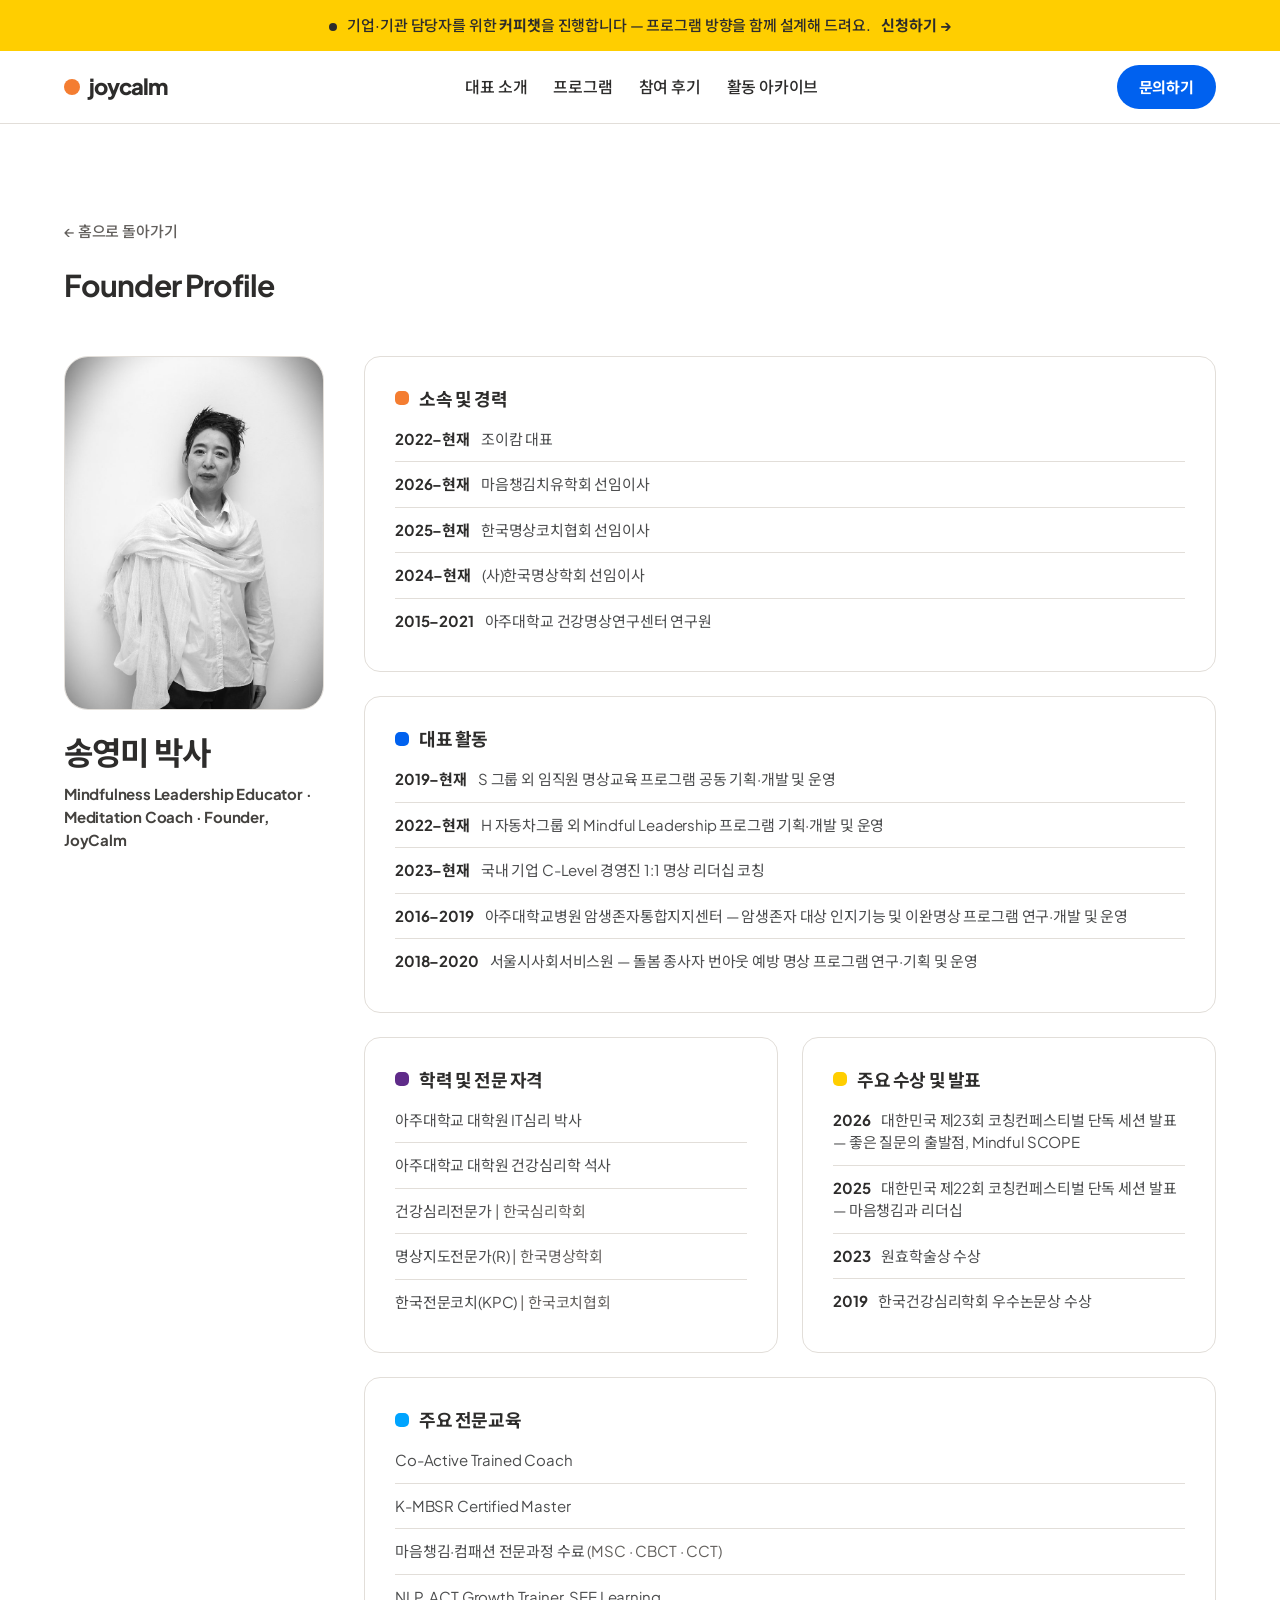
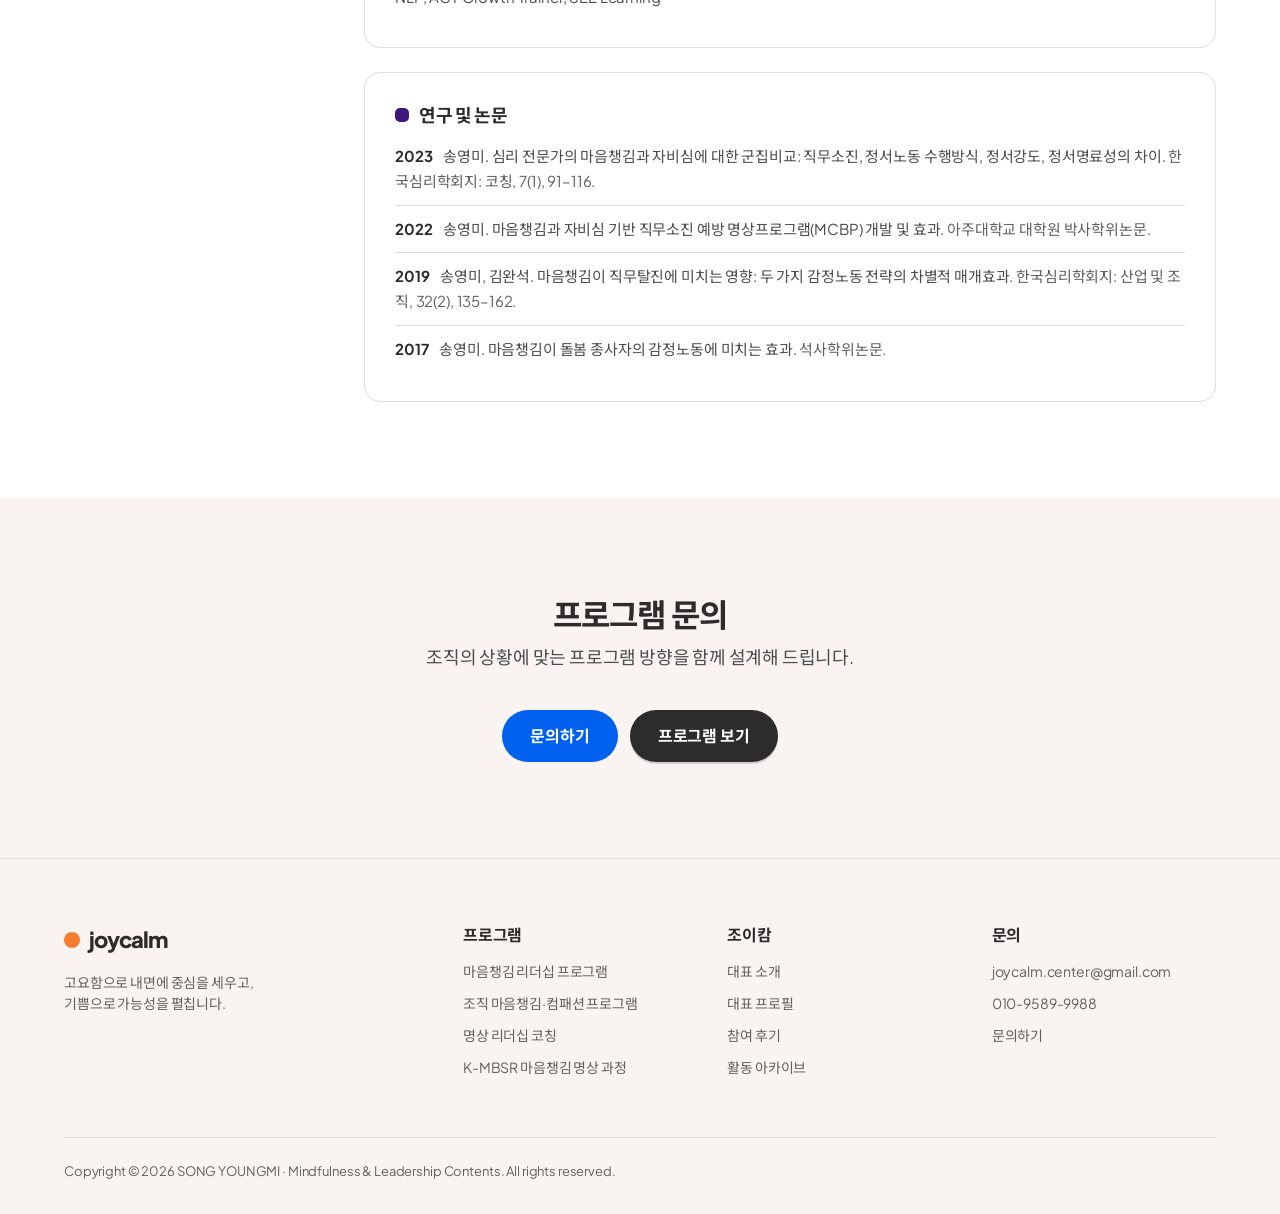
<file: founder.html>
<!DOCTYPE html>
<html lang="ko">
<head>
<meta charset="UTF-8">
<meta name="viewport" content="width=device-width, initial-scale=1">

<!-- Google Search Console 소유권 확인 -->
<meta name="google-site-verification" content="9_LbDUSKpkvYciTbDMXJX_cUo5LaOeSQUNhj6AnVvJA">
<title>송영미 박사 프로필 — 소속·경력·연구 | JoyCalm 조이캄</title>
<meta name="description" content="조이캄 대표 송영미 박사의 소속 및 경력, 대표 활동, 학력 및 전문 자격, 주요 수상 및 발표, 주요 전문교육, 연구 및 논문 전체 이력.">

<meta property="og:type" content="profile">
<meta property="og:site_name" content="JoyCalm 조이캄">
<meta property="og:locale" content="ko_KR">
<meta property="og:url" content="https://joycalm.kr/founder.html">
<meta property="og:title" content="송영미 박사 프로필 — 소속·경력·연구">
<meta property="og:description" content="마음챙김 리더십 교육자·명상코치 송영미 박사의 경력, 자격, 연구 및 논문 전체 이력.">
<meta property="og:image" content="https://joycalm.kr/assets/og-image.jpg">
<meta property="og:image:secure_url" content="https://joycalm.kr/assets/og-image.jpg">
<meta property="og:image:type" content="image/jpeg">
<meta property="og:image:width" content="1200">
<meta property="og:image:height" content="630">
<meta name="twitter:card" content="summary_large_image">
<meta name="twitter:title" content="송영미 박사 프로필 — 소속·경력·연구">
<meta name="twitter:description" content="마음챙김 리더십 교육자·명상코치 송영미 박사의 경력, 자격, 연구 및 논문 전체 이력.">
<meta name="twitter:image" content="https://joycalm.kr/assets/og-image.jpg">
<link rel="canonical" href="https://joycalm.kr/founder.html">
<link rel="preconnect" href="https://fonts.googleapis.com">
<link rel="preconnect" href="https://fonts.gstatic.com" crossorigin>
<link href="https://fonts.googleapis.com/css2?family=Plus+Jakarta+Sans:wght@400;500;700;800&family=Noto+Sans+KR:wght@400;500;700&display=swap" rel="stylesheet">
<link rel="stylesheet" href="styles.css">
<link rel="icon" type="image/png" sizes="48x48" href="/assets/icons/favicon-48.png">
<link rel="apple-touch-icon" sizes="180x180" href="/assets/icons/apple-touch-icon.png">
<link rel="manifest" href="/manifest.webmanifest">
<meta name="theme-color" content="#f9f4f2">
<meta name="apple-mobile-web-app-title" content="조이캄">

<!-- 구조화 데이터 (검색엔진이 인물 정보를 정확히 읽도록) -->
<script type="application/ld+json">
{
  "@context": "https://schema.org",
  "@graph": [
    {
      "@type": "Person",
      "@id": "https://joycalm.kr/founder.html#person",
      "name": "송영미",
      "alternateName": "송영미 박사",
      "honorificSuffix": "Ph.D.",
      "url": "https://joycalm.kr/founder.html",
      "image": "https://joycalm.kr/assets/founder.jpg",
      "description": "마음챙김과 컴패션을 기반으로 개인과 조직의 내면역량을 개발하는 마음챙김 리더십 교육자이자 명상코치. 기업 리더와 임직원, 의료·돌봄 종사자, 교사와 상담자를 대상으로 명상교육과 명상코칭, 마음챙김 리더십 프로그램을 기획하고 운영합니다.",
      "jobTitle": ["마음챙김 리더십 교육자", "명상코치", "조이캄 대표"],
      "worksFor": { "@id": "https://joycalm.kr/#organization" },
      "memberOf": {
        "@type": "Organization",
        "name": "(사)한국명상학회",
        "description": "선임이사 (2024–현재)"
      },
      "alumniOf": {
        "@type": "CollegeOrUniversity",
        "name": "아주대학교 대학원",
        "description": "IT심리 박사 · 건강심리학 석사"
      },
      "knowsAbout": [
        "마음챙김",
        "컴패션",
        "명상 리더십 코칭",
        "건강심리학",
        "감정노동과 직무소진",
        "번아웃 예방 명상 프로그램",
        "K-MBSR"
      ],
      "knowsLanguage": "ko",
      "hasCredential": [
        {
          "@type": "EducationalOccupationalCredential",
          "name": "IT심리 박사",
          "credentialCategory": "degree",
          "recognizedBy": { "@type": "CollegeOrUniversity", "name": "아주대학교 대학원" }
        },
        {
          "@type": "EducationalOccupationalCredential",
          "name": "건강심리전문가",
          "credentialCategory": "professional certification",
          "recognizedBy": { "@type": "Organization", "name": "한국심리학회" }
        },
        {
          "@type": "EducationalOccupationalCredential",
          "name": "명상지도전문가(R)",
          "credentialCategory": "professional certification",
          "recognizedBy": { "@type": "Organization", "name": "한국명상학회" }
        },
        {
          "@type": "EducationalOccupationalCredential",
          "name": "한국전문코치(KPC)",
          "credentialCategory": "professional certification",
          "recognizedBy": { "@type": "Organization", "name": "한국코치협회" }
        },
        {
          "@type": "EducationalOccupationalCredential",
          "name": "K-MBSR Certified Master",
          "credentialCategory": "professional certification"
        }
      ],
      "award": [
        "2023 원효학술상",
        "2019 한국건강심리학회 우수논문상"
      ]
    },
    {
      "@type": "ProfilePage",
      "@id": "https://joycalm.kr/founder.html#webpage",
      "url": "https://joycalm.kr/founder.html",
      "name": "송영미 박사 프로필 — 소속·경력·연구",
      "inLanguage": "ko-KR",
      "mainEntity": { "@id": "https://joycalm.kr/founder.html#person" },
      "isPartOf": { "@id": "https://joycalm.kr/#website" }
    }
  ]
}
</script>
</head>
<body>

<!-- ══════════ 상단 안내 배너 ══════════ -->
<div class="banner">
  <div class="banner-inner">
    <span class="banner-dot" aria-hidden="true"></span>
    기업·기관 담당자를 위한 <strong>커피챗</strong>을 진행합니다 — 프로그램 방향을 함께 설계해 드려요.
    <a href="index.html#contact">신청하기 →</a>
  </div>
</div>

<!-- ══════════ 내비게이션 ══════════ -->
<header class="nav-wrap" id="nav">
  <nav class="nav" aria-label="주 메뉴">
    <a class="brand" href="index.html" aria-label="JoyCalm 홈">
      <span class="brand-dot" aria-hidden="true"></span>
      <span class="brand-word">joycalm</span>
    </a>

    <ul class="nav-links">
      <li><a href="index.html#about">대표 소개</a></li>
      <li><a href="index.html#programs">프로그램</a></li>
      <li><a href="index.html#voices">참여 후기</a></li>
      <li><a href="index.html#archive">활동 아카이브</a></li>
    </ul>

    <div class="nav-right">
      <a class="btn btn-blue btn-sm" href="index.html#contact">문의하기</a>
      <button class="nav-toggle" id="navToggle" aria-label="메뉴 열기" aria-expanded="false" aria-controls="navDrawer">
        <span aria-hidden="true"></span><span aria-hidden="true"></span>
      </button>
    </div>
  </nav>

  <div class="nav-drawer" id="navDrawer" hidden>
    <a href="index.html#about">대표 소개</a>
    <a href="index.html#programs">프로그램</a>
    <a href="index.html#voices">참여 후기</a>
    <a href="index.html#archive">활동 아카이브</a>
    <a href="index.html#contact">문의하기</a>
  </div>
</header>

<main id="top">

<!-- ══════════ 프로필 헤더 ══════════ -->
<section class="band band-white" id="profile">
  <div class="wrap">
    <p class="crumb"><a href="index.html">← 홈으로 돌아가기</a></p>
    <p class="eyebrow profile-eyebrow">Founder Profile</p>

    <div class="profile-layout">
    <aside class="profile-side">
      <figure class="profile-photo">
        <img src="assets/founder.jpg" alt="조이캄 대표 송영미 박사 프로필 사진" width="732" height="1100">
      </figure>
      <div class="profile-intro">
        <h1 class="heading">송영미 박사</h1>
        <p class="founder-role">Mindfulness Leadership Educator&nbsp;· Meditation Coach&nbsp;· Founder, JoyCalm</p>
      </div>
    </aside>

    <div class="cred-grid">
      <article class="cred cred-wide">
        <h4><span class="cred-ico" data-c="orange" aria-hidden="true"></span>소속 및 경력</h4>
        <ul>
          <li><b>2022–현재</b> 조이캄 대표</li>
          <li><b>2026–현재</b> 마음챙김치유학회 선임이사</li>
          <li><b>2025–현재</b> 한국명상코치협회 선임이사</li>
          <li><b>2024–현재</b> (사)한국명상학회 선임이사</li>
          <li><b>2015–2021</b> 아주대학교 건강명상연구센터 연구원</li>
        </ul>
      </article>

      <article class="cred cred-wide">
        <h4><span class="cred-ico" data-c="blue" aria-hidden="true"></span>대표 활동</h4>
        <ul>
          <li><b>2019–현재</b> S 그룹 외 임직원 명상교육 프로그램 공동 기획·개발 및 운영</li>
          <li><b>2022–현재</b> H 자동차그룹 외 Mindful Leadership 프로그램 기획·개발 및 운영</li>
          <li><b>2023–현재</b> 국내 기업 C-Level 경영진 1:1 명상 리더십 코칭</li>
          <li><b>2016–2019</b> 아주대학교병원 암생존자통합지지센터 — 암생존자 대상 인지기능 및 이완명상 프로그램 연구·개발 및 운영</li>
          <li><b>2018–2020</b> 서울시사회서비스원 — 돌봄 종사자 번아웃 예방 명상 프로그램 연구·기획 및 운영</li>
        </ul>
      </article>

      <article class="cred">
        <h4><span class="cred-ico" data-c="violet" aria-hidden="true"></span>학력 및 전문 자격</h4>
        <ul>
          <li>아주대학교 대학원 IT심리 박사</li>
          <li>아주대학교 대학원 건강심리학 석사</li>
          <li>건강심리전문가 <span class="muted">| 한국심리학회</span></li>
          <li>명상지도전문가(R) <span class="muted">| 한국명상학회</span></li>
          <li>한국전문코치(KPC) <span class="muted">| 한국코치협회</span></li>
        </ul>
      </article>

      <article class="cred">
        <h4><span class="cred-ico" data-c="yellow" aria-hidden="true"></span>주요 수상 및 발표</h4>
        <ul>
          <li><b>2026</b> 대한민국 제23회 코칭컨페스티벌 단독 세션 발표 — 좋은 질문의 출발점, Mindful SCOPE</li>
          <li><b>2025</b> 대한민국 제22회 코칭컨페스티벌 단독 세션 발표 — 마음챙김과 리더십</li>
          <li><b>2023</b> 원효학술상 수상</li>
          <li><b>2019</b> 한국건강심리학회 우수논문상 수상</li>
        </ul>
      </article>

      <article class="cred cred-wide">
        <h4><span class="cred-ico" data-c="celeste" aria-hidden="true"></span>주요 전문교육</h4>
        <ul>
          <li>Co-Active Trained Coach</li>
          <li>K-MBSR Certified Master</li>
          <li>마음챙김·컴패션 전문과정 수료 <span class="muted">(MSC · CBCT · CCT)</span></li>
          <li>NLP, ACT Growth Trainer, SEE Learning</li>
        </ul>
      </article>

      <article class="cred cred-full">
        <h4><span class="cred-ico" data-c="indigo" aria-hidden="true"></span>연구 및 논문</h4>
        <ul class="cred-refs">
          <li><b>2023</b> 송영미. 심리 전문가의 마음챙김과 자비심에 대한 군집비교: 직무소진, 정서노동 수행방식, 정서강도, 정서명료성의 차이. <span class="muted">한국심리학회지: 코칭, 7(1), 91–116.</span></li>
          <li><b>2022</b> 송영미. 마음챙김과 자비심 기반 직무소진 예방 명상프로그램(MCBP) 개발 및 효과. <span class="muted">아주대학교 대학원 박사학위논문.</span></li>
          <li><b>2019</b> 송영미, 김완석. 마음챙김이 직무탈진에 미치는 영향: 두 가지 감정노동 전략의 차별적 매개효과. <span class="muted">한국심리학회지: 산업 및 조직, 32(2), 135–162.</span></li>
          <li><b>2017</b> 송영미. 마음챙김이 돌봄 종사자의 감정노동에 미치는 효과. <span class="muted">석사학위논문.</span></li>
        </ul>
      </article>
    </div>
    </div>
  </div>
</section>

<!-- ══════════ 문의 유도 ══════════ -->
<section class="band">
  <div class="wrap profile-cta">
    <h3 class="heading">프로그램 문의</h3>
    <p class="section-lead">조직의 상황에 맞는 프로그램 방향을 함께 설계해 드립니다.</p>
    <div class="hero-actions">
      <a class="btn btn-blue" href="index.html#contact">문의하기</a>
      <a class="btn btn-dark" href="index.html#programs">프로그램 보기</a>
    </div>
  </div>
</section>

</main>

<footer class="footer">
  <div class="wrap">
    <div class="footer-grid">
      <div class="footer-brand">
        <a class="brand" href="index.html">
          <span class="brand-dot" aria-hidden="true"></span>
          <span class="brand-word">joycalm</span>
        </a>
        <p>고요함으로 내면에 중심을 세우고,<br>기쁨으로 가능성을 펼칩니다.</p>
      </div>

      <div class="footer-col">
        <h5>프로그램</h5>
        <a href="index.html#programs">마음챙김 리더십 프로그램</a>
        <a href="index.html#programs">조직 마음챙김·컴패션 프로그램</a>
        <a href="index.html#programs">명상 리더십 코칭</a>
        <a href="https://mbsr2609.vercel.app/" target="_blank" rel="noopener noreferrer">K-MBSR 마음챙김 명상 과정</a>
      </div>

      <div class="footer-col">
        <h5>조이캄</h5>
        <a href="index.html#about">대표 소개</a>
        <a href="founder.html">대표 프로필</a>
        <a href="index.html#voices">참여 후기</a>
        <a href="index.html#archive">활동 아카이브</a>
      </div>

      <div class="footer-col">
        <h5>문의</h5>
        <a href="mailto:joycalm.center@gmail.com">joycalm.center@gmail.com</a>
        <a href="tel:01095899988">010-9589-9988</a>
        <a href="index.html#contact">문의하기</a>
      </div>
    </div>

    <div class="footer-base">
      <p>Copyright © 2026 SONG YOUNGMI · Mindfulness &amp; Leadership Contents. All rights reserved.</p>
    </div>
  </div>
</footer>

<script src="script.js"></script>
</body>
</html>
</file>
<file: styles.css>
/* ═══════════════════════════════════════════
   JoyCalm — Headspace style system
   ═══════════════════════════════════════════ */

:root{
  /* Colors */
  --page-cream:#f9f4f2;
  --pure-white:#ffffff;
  --charcoal-ink:#2d2c2b;
  --graphite:#44423f;
  --slate:#4b4c4d;
  --stone:#63605d;
  --driftwood:#c6c1b9;
  --linen:#e2ded9;
  --ash:#d0d0d0;
  --soft-black:#000000;
  --brand-orange:#f47d31;
  --mindful-blue:#0061ef;
  --sunbeam-yellow:#ffce00;
  --deep-indigo:#3b197f;
  --twilight-violet:#281466;
  --plum:#5f2b89;
  --mauve:#8144a8;
  --celeste:#00a4ff;
  --blush:#ffa1cc;

  /* Type */
  --font: 'Plus Jakarta Sans','Noto Sans KR', ui-sans-serif, system-ui, -apple-system, "Segoe UI", Roboto, sans-serif;

  /* Radii */
  --r-sm:8px;
  --r-md:12px;
  --r-card:16px;
  --r-feature:24px;
  --r-feature-lg:32px;
  --r-pill:800px;

  --shadow-subtle: rgba(65,61,69,.2) 0 2px 0 0;
  --max:1200px;
}

*,*::before,*::after{ box-sizing:border-box; }

html{ scroll-behavior:smooth; scroll-padding-top:96px; }

body{
  margin:0;
  background:var(--page-cream);
  color:var(--charcoal-ink);
  font-family:var(--font);
  font-size:16px;
  line-height:1.5;
  letter-spacing:-.16px;
  -webkit-font-smoothing:antialiased;
}

img{ max-width:100%; display:block; }
a{ color:inherit; }
button{ font:inherit; color:inherit; }

/* .btn 등의 display 선언이 브라우저 기본 [hidden] 규칙을 덮어쓰기 때문에
   hidden 속성이 항상 먹히도록 못박아 둔다 */
[hidden]{ display:none !important; }

.wrap{ width:100%; max-width:var(--max); margin-inline:auto; padding-inline:24px; }

/* ─────────── 타이포 ─────────── */
.display{
  font-size:clamp(36px,6.2vw,72px);
  line-height:1.1;
  letter-spacing:-.03em;
  font-weight:800;
  margin:0 0 28px;
}
.heading-lg{
  font-size:clamp(30px,4vw,40px);
  line-height:1.29;
  letter-spacing:-.025em;
  font-weight:700;
  margin:0 0 16px;
}
.heading{
  font-size:clamp(24px,3vw,32px);
  line-height:1.3;
  letter-spacing:-.025em;
  font-weight:700;
  margin:0 0 8px;
}
.heading-sm{
  font-size:24px; line-height:1.33; letter-spacing:-.6px; font-weight:700; margin:0 0 6px;
}
.center{ text-align:center; }
.muted{ color:var(--stone); font-weight:400; }
.hl{ color:var(--brand-orange); }

.eyebrow{
  display:inline-flex; align-items:center; gap:8px;
  font-size:14px; font-weight:700; letter-spacing:-.14px;
  color:var(--graphite);
  text-transform:none;
  margin:0 0 16px;
}
.eyebrow.center{ display:flex; justify-content:center; }
.eyebrow-dot{
  width:9px; height:9px; border-radius:var(--r-pill); background:var(--brand-orange);
}
.section-lead{
  font-size:18px; color:var(--slate); max-width:62ch; margin:0 0 40px; letter-spacing:-.2px;
}
.section-lead.center{ margin-inline:auto; text-align:center; }

/* ─────────── 버튼 ─────────── */
.btn{
  display:inline-flex; align-items:center; justify-content:center; gap:8px;
  border-radius:var(--r-pill);
  font-weight:700; font-size:16px; letter-spacing:-.16px;
  padding:14px 28px;
  text-decoration:none; border:0; cursor:pointer;
  transition:transform .15s ease, background .15s ease, box-shadow .15s ease;
}
.btn-sm{ padding:11px 22px; font-size:15px; }
.btn-full{ width:100%; }

.btn-blue{ background:var(--mindful-blue); color:#fff; }
.btn-blue:hover{ background:#0053cc; transform:translateY(-1px); }

.btn-dark{
  background:var(--charcoal-ink); color:#fff;
  box-shadow:var(--shadow-subtle);
}
.btn-dark:hover{ background:#1c1b1a; transform:translateY(-1px); }

/* 개강 안내용 — Sunbeam Yellow 를 공지 포인트로 */
.btn-candle{
  background:var(--sunbeam-yellow); color:var(--charcoal-ink);
  box-shadow:var(--shadow-subtle);
}
.btn-candle:hover{ background:#f7c800; transform:translateY(-1px); }
.btn-candle svg{ flex:none; opacity:.72; }

.btn:active{ transform:translateY(1px); }

/* ─────────── 배너 ─────────── */
.banner{
  background:var(--sunbeam-yellow);
  color:var(--charcoal-ink);
  font-size:15px; font-weight:500; letter-spacing:-.15px;
}
.banner-inner{
  max-width:var(--max); margin-inline:auto;
  padding:14px 24px;
  text-align:center;
}
.banner strong{ font-weight:700; }
.banner-dot{
  display:inline-block; vertical-align:middle;
  width:8px; height:8px; border-radius:var(--r-pill);
  background:var(--charcoal-ink); margin-right:8px;
}
.banner a{ font-weight:700; text-decoration:none; white-space:nowrap; margin-left:8px; }
.banner a:hover{ text-decoration:underline; }

/* ─────────── 내비 ─────────── */
.nav-wrap{
  position:sticky; top:0; z-index:60;
  background:var(--pure-white);
  border-bottom:1px solid var(--linen);
}
.nav{
  max-width:var(--max); margin-inline:auto;
  padding:14px 24px;
  display:flex; align-items:center; gap:24px;
}
.brand{ display:inline-flex; align-items:center; gap:9px; text-decoration:none; flex:none; }
.brand-dot{ width:16px; height:16px; border-radius:var(--r-pill); background:var(--brand-orange); }
.brand-word{
  font-size:22px; font-weight:800; letter-spacing:-.045em; color:var(--charcoal-ink);
}

.nav-links{
  list-style:none; display:flex; gap:26px; margin:0 auto; padding:0;
}
.nav-links a{
  text-decoration:none; font-size:16px; font-weight:500; color:var(--charcoal-ink);
  letter-spacing:-.2px; padding:6px 0; border-bottom:2px solid transparent;
}
.nav-links a:hover{ border-bottom-color:var(--charcoal-ink); }

.nav-right{ display:flex; align-items:center; gap:16px; flex:none; }
.nav-toggle{
  display:none; width:42px; height:42px; border:1px solid var(--linen); background:#fff;
  border-radius:var(--r-pill); cursor:pointer; padding:0;
  flex-direction:column; align-items:center; justify-content:center; gap:5px;
}
.nav-toggle span{ display:block; width:16px; height:2px; background:var(--charcoal-ink); border-radius:2px; }

.nav-drawer{ display:none; }
.nav-drawer[hidden]{ display:none; }

/* ─────────── 히어로 ─────────── */
.hero{ padding:80px 0 0; }
.hero .wrap + .wrap{ margin-top:56px; }
.hero-proof{ margin-bottom:32px; }
.proof-list{
  list-style:none; margin:0; padding:0; max-width:900px;
  display:grid; grid-template-columns:repeat(3,minmax(0,1fr)); gap:20px 32px;
}
.proof-list li{
  display:flex; flex-direction:column; gap:6px;
  padding-left:16px; border-left:2px solid var(--linen);
}
.proof-num{ font-size:22px; font-weight:700; letter-spacing:-.5px; }
.proof-label{ font-size:15px; line-height:1.45; color:var(--stone); letter-spacing:-.15px; }
.proof-claim{
  max-width:64ch; margin:24px 0 0;
  font-size:17px; line-height:1.6; color:var(--graphite); letter-spacing:-.2px;
}
.proof-claim strong{ font-weight:700; color:var(--charcoal-ink); }

.hero-lead{ max-width:64ch; }
.hero-lead p{ font-size:18px; color:var(--slate); margin:0 0 12px; letter-spacing:-.2px; }
.hero-actions{ display:flex; gap:12px; flex-wrap:wrap; margin-top:32px; }

.hero-figure{
  margin:0; position:relative;
  border-radius:var(--r-feature-lg); overflow:visible;
}
.hero-figure img{
  width:100%; height:auto; border-radius:var(--r-feature-lg);
  aspect-ratio:16/9; object-fit:cover; object-position:center 45%;
}
.toast{
  position:absolute; left:24px; bottom:-28px;
  max-width:400px;
  background:var(--pure-white); border-radius:var(--r-card);
  padding:16px 20px;
  display:flex; gap:12px; align-items:flex-start;
  box-shadow:0 8px 24px rgba(45,44,43,.10);
  text-align:left;
}
.toast-avatar{
  width:26px; height:26px; border-radius:var(--r-pill);
  background:var(--plum); flex:none; margin-top:2px;
}
.toast-body{ font-size:15px; color:var(--graphite); letter-spacing:-.15px; }
.toast-body b{ display:block; color:var(--charcoal-ink); font-size:14px; font-weight:700; margin-bottom:2px; }

.stats{
  list-style:none; margin:56px 0 0; padding:0;
  display:grid; grid-template-columns:repeat(4,1fr); gap:24px;
  border-top:1px solid var(--linen); padding-top:32px;
}
.stats li{ display:flex; flex-direction:column; gap:6px; }
.stat-num{ font-size:24px; font-weight:700; letter-spacing:-.6px; }
.stat-label{ font-size:14px; color:var(--stone); letter-spacing:-.14px; }

/* ─────────── 섹션 밴드 ─────────── */
.band{ padding:96px 0; }
.band-white{ background:var(--pure-white); }

/* ─────────── 대상 타일 ─────────── */
.tiles{
  list-style:none; margin:0; padding:0;
  display:grid; grid-template-columns:repeat(3,1fr); gap:24px;
}
.tile{
  background:var(--pure-white); border:1px solid var(--linen);
  border-radius:var(--r-card); padding:22px 24px;
  display:flex; align-items:center; gap:16px;
  font-size:16px; font-weight:500; letter-spacing:-.2px;
  transition:transform .16s ease, border-color .16s ease;
}
.tile:hover{ transform:translateY(-2px); border-color:var(--driftwood); }
.tile span{ flex:1; }
.ico{ width:26px; height:26px; flex:none; border-radius:8px; display:block; }
.ico-bolt{ background:var(--sunbeam-yellow); clip-path:polygon(58% 0,20% 55%,46% 55%,38% 100%,80% 42%,52% 42%); border-radius:0; }
.ico-moon{ background:var(--plum); border-radius:var(--r-pill); box-shadow:inset -7px -3px 0 0 var(--pure-white); }
.ico-spiral{ background:transparent; border:5px solid var(--celeste); border-radius:var(--r-pill); border-right-color:transparent; }
.ico-smile{ background:var(--blush); border-radius:var(--r-pill); position:relative; }
.ico-smile::after{
  content:""; position:absolute; left:6px; right:6px; bottom:7px; height:6px;
  border-bottom:2.5px solid var(--charcoal-ink); border-radius:0 0 20px 20px;
}
.ico-circle{ background:var(--brand-orange); border-radius:var(--r-pill); }
.ico-speech{ background:var(--mindful-blue); border-radius:10px 10px 10px 2px; }

/* ─────────── 파트너사 로고 마퀴 ─────────── */
.band-partners{ padding-bottom:80px; }
.band-partners .section-lead{ margin-bottom:48px; }

.marquee{
  overflow:hidden;
  /* 양 끝을 페이드 아웃시켜 잘린 느낌을 없앤다 */
  -webkit-mask-image:linear-gradient(90deg, transparent 0, #000 7%, #000 93%, transparent 100%);
  mask-image:linear-gradient(90deg, transparent 0, #000 7%, #000 93%, transparent 100%);
}
.marquee-track{
  display:flex; width:max-content;
  animation:marquee-scroll 55s linear infinite;
}
.marquee:hover .marquee-track,
.marquee:focus-within .marquee-track{ animation-play-state:paused; }

.marquee-set{ display:flex; list-style:none; margin:0; padding:0; }
.marquee-set li{ flex:none; margin-right:24px; }

.plogo{
  display:flex; align-items:center; justify-content:center;
  width:212px; height:108px; padding:18px 22px;
  background:var(--pure-white);
  border:1px solid var(--linen); border-radius:var(--r-card);
}
.plogo img{
  max-width:100%; max-height:100%; width:auto; height:auto;
  object-fit:contain;
}
/* CJ제일제당: 여백을 줄이고 확대 */
.plogo-lg{ padding:4px 6px; }
.plogo-lg img{ transform:scale(1.6); }

/* 오른쪽 -> 왼쪽 흐름. 세트가 2개이므로 -50%에서 정확히 이어진다 */
@keyframes marquee-scroll{
  from{ transform:translateX(0); }
  to  { transform:translateX(-50%); }
}

/* ─────────── 대표 소개 ─────────── */
.founder{
  display:grid; grid-template-columns:minmax(0,360px) minmax(0,1fr); gap:48px;
  align-items:start; margin-bottom:64px;
}
.founder-photo{
  margin:0; border-radius:var(--r-feature); overflow:hidden;
  background:var(--pure-white); border:1px solid var(--linen);
  position:sticky; top:112px;
}
.founder-photo img{ width:100%; height:auto; aspect-ratio:732/1000; object-fit:cover; object-position:center 18%; }

.founder-body p{ font-size:17px; color:var(--slate); letter-spacing:-.2px; margin:0 0 14px; }
.founder-body strong{ color:var(--charcoal-ink); font-weight:700; }
.founder-role{
  font-size:15px !important; font-weight:700; color:var(--graphite) !important;
  margin-bottom:20px !important;
}
.founder-side{
  display:grid; grid-template-columns:1fr 1fr; gap:16px; margin-top:28px;
}
.founder-side img{
  width:100%; height:auto; aspect-ratio:4/3; object-fit:cover; border-radius:var(--r-card);
}

.cred-grid{
  display:grid; grid-template-columns:repeat(3,1fr); gap:24px;
}
.cred{
  background:var(--pure-white); border:1px solid var(--linen);
  border-radius:var(--r-card); padding:28px 30px;
}
.cred-wide{ grid-column:span 2; }
.cred-full{ grid-column:1 / -1; }
.cred h4{
  display:flex; align-items:center; gap:10px;
  font-size:18px; font-weight:700; letter-spacing:-.4px; margin:0 0 16px;
}
.cred-ico{ width:14px; height:14px; border-radius:5px; flex:none; }
.cred-ico[data-c="orange"]{ background:var(--brand-orange); }
.cred-ico[data-c="blue"]{ background:var(--mindful-blue); }
.cred-ico[data-c="violet"]{ background:var(--plum); }
.cred-ico[data-c="yellow"]{ background:var(--sunbeam-yellow); }
.cred-ico[data-c="celeste"]{ background:var(--celeste); }
.cred-ico[data-c="indigo"]{ background:var(--deep-indigo); }

/* 논문 목록 — 인용 형식이라 줄간격을 조금 넉넉하게 */
.cred-refs li{ line-height:1.65; padding:14px 0; }
.cred-refs li b{ color:var(--deep-indigo); }

.cred ul{ list-style:none; margin:0; padding:0; }
.cred li{
  font-size:15px; color:var(--slate); letter-spacing:-.15px;
  padding:11px 0; border-top:1px solid var(--linen);
}
.cred li:first-child{ border-top:0; padding-top:0; }
.cred li b{
  display:inline-block; color:var(--charcoal-ink); font-weight:700; margin-right:8px;
}
 
/* 상세 이력은 프로필 서브페이지(founder.html)로 옮기고, 본문에는 링크 버튼만 둔다 */
.cred-more{ display:flex; }
.cred-more .btn{ flex:none; }

/* ─────────── 프로필 서브페이지 ─────────── */
.crumb{ margin:0 0 20px; font-size:15px; font-weight:500; }
.crumb a{ color:var(--stone); text-decoration:none; }
.crumb a:hover{ color:var(--charcoal-ink); text-decoration:underline; }

/* 페이지 제목을 따로 두지 않으므로 라벨을 제목만큼 키워 읽기 쉽게 한다 */
.profile-eyebrow{
  font-size:clamp(22px,2.6vw,30px); letter-spacing:-.03em;
  color:var(--charcoal-ink); margin-bottom:8px;
}

/* 왼쪽: 사진·이름 / 오른쪽: 이력 카드 */
.profile-layout{
  display:grid; grid-template-columns:minmax(0,260px) minmax(0,1fr); gap:40px;
  align-items:start; margin:40px 0 0;
}
.profile-side{ position:sticky; top:96px; }
.profile-intro{ margin-top:22px; }
.profile-intro .heading{ margin:0 0 8px; }
.profile-intro .founder-role{ margin-bottom:0 !important; line-height:1.55; }
.profile-layout .cred-grid{ grid-template-columns:repeat(2,minmax(0,1fr)); }
.profile-photo{
  margin:0; border-radius:var(--r-feature); overflow:hidden;
  background:var(--pure-white); border:1px solid var(--linen);
}
.profile-photo img{ width:100%; height:auto; aspect-ratio:732/1000; object-fit:cover; object-position:center 18%; }
.profile-intro p{ font-size:17px; color:var(--slate); letter-spacing:-.2px; margin:0 0 14px; }
.profile-cta{ text-align:center; }
.profile-cta .section-lead{ margin-inline:auto; }
.profile-cta .hero-actions{ justify-content:center; }

/* ─────────── 프로그램 ─────────── */
.prog{
  display:grid; grid-template-columns:minmax(0,1fr) minmax(0,44%);
  gap:0; border-radius:var(--r-feature-lg); overflow:hidden;
  margin-bottom:32px;
}
.prog:last-child{ margin-bottom:0; }
.prog-text{ padding:48px; }
.prog-media{ position:relative; min-height:320px; }
.prog-media img{ width:100%; height:100%; object-fit:cover; position:absolute; inset:0; }
/* 세로가 긴 원본이라 카드 비율에 맞춰 초점을 잡아준다 */
.prog-yellow .prog-media img{ object-position:center 14%; }
.prog-violet .prog-media img{ object-position:center top; }

.prog-num{
  font-size:14px; font-weight:800; letter-spacing:.04em; margin:0 0 10px; opacity:.55;
}
.prog-en{
  font-size:15px; font-weight:700; letter-spacing:-.2px; margin:0 0 20px; opacity:.62;
}
.prog-text p{ font-size:16px; letter-spacing:-.2px; margin:0 0 12px; }
.prog-topics-label{
  font-size:14px !important; font-weight:700; margin:24px 0 12px !important; opacity:.7;
}
.topics{ list-style:none; display:flex; flex-wrap:wrap; gap:8px; margin:0 0 32px; padding:0; }
.topics li{
  font-size:14px; font-weight:500; letter-spacing:-.14px;
  padding:8px 16px; border-radius:var(--r-pill);
}

.prog-yellow{ background:var(--sunbeam-yellow); color:var(--charcoal-ink); }
.prog-yellow .topics li{ background:rgba(45,44,43,.09); }

.prog-celeste{ background:var(--celeste); color:var(--charcoal-ink); }
.prog-celeste .topics li{ background:rgba(255,255,255,.42); }

.prog-blush{ background:var(--blush); color:var(--charcoal-ink); }
.prog-blush .topics li{ background:rgba(45,44,43,.11); }

/* 공개 과정 표시 — 기수·일정처럼 바뀌는 정보 */
.prog-meta{
  display:flex; align-items:center; gap:10px; flex-wrap:wrap;
  font-size:14px !important; font-weight:700;
  margin:20px 0 0 !important;
}
.prog-tag{
  background:var(--charcoal-ink); color:#fff;
  font-size:12px; font-weight:700; letter-spacing:-.12px;
  padding:4px 12px; border-radius:var(--r-pill);
}

.prog-violet{ background:var(--deep-indigo); color:#fff; }
.prog-violet .topics li{ background:rgba(255,255,255,.14); }
.prog-violet .prog-text strong{ color:#fff; }
.prog-violet .btn-dark{ background:#fff; color:var(--charcoal-ink); box-shadow:rgba(0,0,0,.25) 0 2px 0 0; }
.prog-violet .btn-dark:hover{ background:#f2f0ee; }

/* ─────────── 후기 ─────────── */
.filters{
  display:flex; gap:10px; flex-wrap:wrap; justify-content:center; margin:0 0 40px;
}
.pill{
  display:inline-flex; align-items:center; gap:8px;
  background:var(--pure-white); color:var(--charcoal-ink);
  border:1px solid var(--linen); border-radius:var(--r-pill);
  padding:11px 20px; font-size:14px; font-weight:500; letter-spacing:-.14px;
  cursor:pointer; transition:background .15s ease, color .15s ease;
}
.pill:hover{ border-color:var(--driftwood); }
.pill.is-active{ background:var(--charcoal-ink); color:#fff; border-color:var(--charcoal-ink); }
.pill-dot{ width:7px; height:7px; border-radius:var(--r-pill); background:currentColor; opacity:0; }
.pill.is-active .pill-dot{ opacity:1; background:#fff; }

.quotes{
  columns:3; column-gap:24px;
}
.quote{
  break-inside:avoid; margin:0 0 24px;
  background:var(--page-cream); border:1px solid var(--linen);
  border-radius:var(--r-card); padding:26px 28px;
}
.quote blockquote{
  margin:0 0 14px; font-size:16px; color:var(--graphite); letter-spacing:-.2px; line-height:1.6;
}
.quote blockquote::before{ content:"“"; color:var(--brand-orange); font-weight:800; margin-right:2px; }
.quote blockquote::after{ content:"”"; color:var(--brand-orange); font-weight:800; }
.quote figcaption{
  font-size:13px; font-weight:700; color:var(--stone); letter-spacing:-.13px;
}
.quote.is-hidden{ display:none; }

/* 대표 후기 — 노란 계열로 구분해 가독성과 위계를 만든다 */
.quote.is-featured{
  background:#fff6d9;
  border-color:#f0d98a;
}
.quote.is-featured blockquote{
  color:var(--charcoal-ink);
  font-size:17px;
  font-weight:500;
}
.quote.is-featured blockquote::before,
.quote.is-featured blockquote::after{ color:#b98a00; }
.quote.is-featured figcaption{ color:#8a6d1f; }
.quote-badge{
  display:inline-flex; align-items:center; gap:6px;
  background:var(--sunbeam-yellow); color:var(--charcoal-ink);
  font-size:12px; font-weight:700; letter-spacing:-.12px;
  padding:5px 12px; border-radius:var(--r-pill);
  margin:0 0 14px;
}

/* 선택한 주제가 전하는 핵심 한 줄 */
.filter-note{
  text-align:center; margin:0 0 40px;
  font-size:17px; font-weight:700; letter-spacing:-.25px;
  color:var(--graphite);
  min-height:26px;
}
.filter-note:empty{ display:none; }

.quotes-more{ display:flex; justify-content:center; margin-top:8px; }

/* ─────────── 아카이브 ─────────── */
.gallery{ columns:4; column-gap:16px; }
.gitem{
  display:block; width:100%; padding:0; margin:0 0 16px;
  border:0; background:none; cursor:zoom-in; break-inside:avoid;
  border-radius:var(--r-card); overflow:hidden; line-height:0;
}
.gitem img{
  width:100%; height:auto; border-radius:var(--r-card);
  transition:transform .3s ease, filter .3s ease;
}
.gitem:hover img{ transform:scale(1.03); filter:brightness(1.03); }
/* 대표 사진: 갤러리 폭 전체를 차지하는 큰 배치 */
.gitem-wide{ column-span:all; margin-bottom:16px; }
.gitem-wide img{ aspect-ratio:5/2; object-fit:cover; object-position:center bottom; }

/* ─────────── 문의 ─────────── */
.band-contact{ background:var(--pure-white); }
.contact{
  display:grid; grid-template-columns:minmax(0,1fr) minmax(0,470px); gap:56px; align-items:start;
}
.contact-claim{ font-size:18px !important; font-weight:700; color:var(--charcoal-ink) !important; margin-bottom:16px !important; }
.contact-info p{ font-size:16px; color:var(--slate); letter-spacing:-.2px; margin:0 0 12px; }

.steps{ list-style:none; margin:32px 0; padding:0; }
.steps li{
  display:flex; align-items:flex-start; gap:14px;
  font-size:15px; color:var(--graphite); letter-spacing:-.15px;
  padding:14px 0; border-top:1px solid var(--linen);
}
.steps li span{
  width:26px; height:26px; flex:none; border-radius:var(--r-pill);
  background:var(--sunbeam-yellow); color:var(--charcoal-ink);
  font-size:13px; font-weight:700;
  display:flex; align-items:center; justify-content:center;
}
.contact-direct{ display:flex; gap:16px; flex-wrap:wrap; }
.contact-direct a{
  flex:1 1 200px; text-decoration:none;
  background:var(--page-cream); border:1px solid var(--linen); border-radius:var(--r-card);
  padding:18px 22px; font-size:16px; font-weight:700; letter-spacing:-.2px;
  transition:border-color .15s ease;
}
.contact-direct a:hover{ border-color:var(--driftwood); }
.contact-direct b{
  display:block; font-size:13px; font-weight:700; color:var(--stone); margin-bottom:4px;
}

/* 카카오톡 채널 — 카카오 고유색을 그대로 쓰되 버튼 형태는 사이트 규칙을 따른다 */
.btn-kakao{
  display:inline-flex; align-items:center; gap:10px;
  margin-top:16px; padding:15px 26px;
  background:#fee500; color:#191600;
  border-radius:var(--r-pill);
  font-size:16px; font-weight:700; letter-spacing:-.16px;
  text-decoration:none;
  box-shadow:var(--shadow-subtle);
  transition:transform .15s ease, background .15s ease;
}
.btn-kakao:hover{ background:#f7de00; transform:translateY(-1px); }
.btn-kakao:active{ transform:translateY(1px); }
.kakao-ico{ flex:none; }
.kakao-name{
  background:rgba(25,22,0,.13); border-radius:var(--r-pill);
  padding:3px 11px; font-size:13px; font-weight:700;
}

.form-card{
  background:var(--page-cream); border:1px solid var(--linen);
  border-radius:var(--r-feature); padding:40px;
}
.form-sub{ font-size:14px; color:var(--stone); margin:0 0 24px; letter-spacing:-.14px; }

.field{ margin-bottom:18px; }
.field label{
  display:block; font-size:14px; font-weight:700; letter-spacing:-.14px; margin-bottom:8px;
}
.req{ color:var(--brand-orange); }
.opt{ color:var(--stone); font-weight:400; }

.field input, .field select, .field textarea{
  width:100%; font-family:inherit; font-size:16px; letter-spacing:-.16px;
  padding:14px 16px;
  background:var(--pure-white);
  border:1px solid var(--ash); border-radius:var(--r-sm);
  color:var(--charcoal-ink);
  transition:border-color .15s ease, box-shadow .15s ease;
}
.field textarea{ resize:vertical; min-height:110px; }
.field select{ appearance:none; background-image:linear-gradient(45deg,transparent 50%,var(--graphite) 50%),linear-gradient(135deg,var(--graphite) 50%,transparent 50%); background-position:calc(100% - 20px) 22px,calc(100% - 14px) 22px; background-size:6px 6px,6px 6px; background-repeat:no-repeat; }
.field input::placeholder, .field textarea::placeholder{ color:var(--driftwood); }
.field input:focus, .field select:focus, .field textarea:focus{
  outline:none; border-color:var(--mindful-blue); box-shadow:0 0 0 3px rgba(0,97,239,.14);
}
.field.has-err input, .field.has-err select, .field.has-err textarea{ border-color:#d94b3a; }

.err{ font-size:13px; color:#d94b3a; margin:6px 0 0; min-height:0; }
.err:empty{ display:none; }

.check{
  display:flex; gap:11px; align-items:flex-start;
  font-size:14px; color:var(--graphite); letter-spacing:-.14px;
  margin:8px 0 4px; cursor:pointer; line-height:1.5;
}
.check input{ width:18px; height:18px; margin-top:2px; flex:none; accent-color:var(--mindful-blue); }
.check b{ color:var(--charcoal-ink); }

#submitBtn{ margin-top:20px; }
.form-note{ font-size:14px; margin:14px 0 0; letter-spacing:-.14px; min-height:0; }
.form-note:empty{ display:none; }
.form-note.ok{ color:#1c7a4a; font-weight:700; }
.form-note.bad{ color:#d94b3a; font-weight:700; }
.form-note.bad a{ color:#d94b3a; }
.form-note b{ white-space:nowrap; }

/* ─────────── 푸터 ─────────── */
.footer{ background:var(--page-cream); border-top:1px solid var(--linen); padding:64px 0 32px; }
.footer-grid{
  display:grid; grid-template-columns:1.6fr 1fr 1fr 1fr; gap:40px;
}
.footer-brand p{ font-size:14px; color:var(--stone); margin:16px 0 0; letter-spacing:-.14px; }
.footer-col h5{ font-size:16px; font-weight:700; letter-spacing:-.2px; margin:0 0 14px; }
.footer-col a{
  display:block; font-size:14px; color:var(--stone); text-decoration:none;
  margin-bottom:11px; letter-spacing:-.14px;
}
.footer-col a:hover{ color:var(--charcoal-ink); text-decoration:underline; }
.footer-base{
  margin-top:48px; padding-top:24px; border-top:1px solid var(--linen);
}
.footer-base p{ font-size:13px; color:var(--stone); margin:0; letter-spacing:-.13px; }

/* ─────────── 라이트박스 ─────────── */
.lightbox{
  position:fixed; inset:0; z-index:100;
  background:rgba(29,26,24,.93);
  display:flex; align-items:center; justify-content:center; padding:48px;
}
.lightbox[hidden]{ display:none; }
.lightbox img{
  max-width:min(1100px,92vw); max-height:86vh; object-fit:contain;
  border-radius:var(--r-card);
}
.lb-close{
  position:absolute; top:20px; right:24px;
  width:46px; height:46px; border-radius:var(--r-pill);
  background:rgba(255,255,255,.14); color:#fff; border:0; font-size:26px; cursor:pointer;
  line-height:1;
}
.lb-nav{
  position:absolute; top:50%; transform:translateY(-50%);
  width:52px; height:52px; border-radius:var(--r-pill);
  background:rgba(255,255,255,.14); color:#fff; border:0; font-size:30px; cursor:pointer;
  line-height:1;
}
.lb-prev{ left:20px; }
.lb-next{ right:20px; }
.lb-close:hover, .lb-nav:hover{ background:rgba(255,255,255,.26); }

/* ─────────── 등장 애니메이션 ─────────── */
.reveal{ opacity:0; transform:translateY(16px); }
.reveal.is-in{ opacity:1; transform:none; transition:opacity .6s ease, transform .6s ease; }

/* ═══════════ 반응형 ═══════════ */
@media (max-width:1080px){
  .nav-links{ display:none; }
  .nav-toggle{ display:flex; }
  .nav{ justify-content:space-between; }
  .nav-drawer{
    display:block; border-top:1px solid var(--linen); background:#fff;
    padding:8px 24px 20px;
  }
  .nav-drawer a{
    display:block; padding:13px 0; font-size:17px; font-weight:500; text-decoration:none;
    border-bottom:1px solid var(--linen);
  }
  .nav-drawer a:last-child{ border-bottom:0; }

  .founder{ grid-template-columns:1fr; gap:32px; }
  .founder-photo{ position:static; max-width:340px; }
  .cred-grid{ grid-template-columns:1fr 1fr; }
  .cred-wide{ grid-column:span 2; }
  .quotes{ columns:2; }
  .gallery{ columns:3; }
  .contact{ grid-template-columns:1fr; gap:40px; }
}

@media (max-width:820px){
  .profile-layout{ grid-template-columns:1fr; gap:28px; }
  .profile-side{ position:static; }
  .profile-photo{ max-width:260px; }
  .band{ padding:72px 0; }
  .hero{ padding:56px 0 0; }
  .stats{ grid-template-columns:1fr 1fr; }
  .proof-list{ grid-template-columns:1fr 1fr; }
  .tiles{ grid-template-columns:1fr 1fr; }
  .prog{ grid-template-columns:1fr; }
  .prog-media{ min-height:auto; order:-1; }
  .prog-media img{ position:static; height:260px; }
  /* 세로로 긴 합성 사진이라 배너 문구와 발표자가 함께 들어오도록 조금 더 높게 */
  .prog-violet .prog-media img{ height:340px; }
  .prog-text{ padding:36px 28px; }
  .footer-grid{ grid-template-columns:1fr 1fr; gap:32px; }
}

@media (max-width:620px){
  .wrap{ padding-inline:20px; }
  .nav{ padding:12px 20px; gap:12px; }
  .nav-right{ gap:10px; }
  .btn-sm{ padding:10px 18px; font-size:14px; }
  .brand-word{ font-size:20px; }
  .nav-toggle{ width:38px; height:38px; }
  .nav-drawer{ padding:8px 20px 18px; }
  .banner-inner{ font-size:14px; padding:12px 20px; }
  .hero-figure img{ aspect-ratio:4/3; }
  .toast{ position:static; margin-top:16px; max-width:none; box-shadow:none; border:1px solid var(--linen); }
  .stats{ grid-template-columns:1fr; gap:16px; }
  .proof-list{ grid-template-columns:1fr; gap:16px; }
  .proof-claim{ font-size:16px; }
  .tiles{ grid-template-columns:1fr; }
  .cred-grid, .profile-layout .cred-grid{ grid-template-columns:1fr; }
  .cred-wide{ grid-column:span 1; }
  .founder-side{ grid-template-columns:1fr; }
  .quotes{ columns:1; }
  .plogo{ width:164px; height:88px; padding:14px 16px; }
  .marquee-set li{ margin-right:16px; }
  .gallery{ columns:2; column-gap:12px; }
  .gitem{ margin-bottom:12px; }
  .btn-kakao{ width:100%; justify-content:center; }
  .form-card{ padding:28px 22px; }
  .lightbox{ padding:16px; }
  .lb-nav{ width:44px; height:44px; font-size:26px; }
  .footer-grid{ grid-template-columns:1fr; }
}

@media (prefers-reduced-motion:reduce){
  html{ scroll-behavior:auto; }
  *{ animation:none !important; transition:none !important; }
  .reveal{ opacity:1; transform:none; }
  /* 자동 흐름 대신 직접 가로 스크롤 */
  .marquee{ overflow-x:auto; }
  .marquee-set:last-child{ display:none; }
}

/* ═══════════════════════════════════════════
   연말 시즌 테마 (겨울 저녁)
   ───────────────────────────────────────────
   index.html 의 <body data-season="yearend"> 로 켜집니다.
   해가 바뀌면 그 속성만 지우면 전부 원래대로 돌아옵니다.
   새 색은 쓰지 않고 팔레트의 Deep Indigo / Twilight Violet /
   Sunbeam Yellow 만 조합했습니다.
   ═══════════════════════════════════════════ */

[data-season="yearend"]{
  /* 크림 바탕을 아주 미세하게 따뜻한 쪽으로 */
  --page-cream:#faf3ed;
  --linen:#e6ded4;

  --winter-night:#281466;       /* Twilight Violet */
  --winter-dusk:#3b197f;        /* Deep Indigo */
  --winter-candle:#ffce00;      /* Sunbeam Yellow — 촛불 */
}

/* ─── 상단 배너: 노란 낮 → 겨울 저녁 ─── */
[data-season="yearend"] .banner{
  background:
    radial-gradient(120% 220% at 15% 0%, rgba(255,206,0,.22) 0%, rgba(255,206,0,0) 46%),
    linear-gradient(100deg, var(--winter-night) 0%, var(--winter-dusk) 100%);
  color:#f3eefc;
}
[data-season="yearend"] .banner strong{ color:var(--winter-candle); }
[data-season="yearend"] .banner-dot{
  background:var(--winter-candle);
  box-shadow:0 0 0 4px rgba(255,206,0,.18);   /* 작은 촛불 */
}
[data-season="yearend"] .banner a{ color:var(--winter-candle); }

/* ─── 히어로: 위쪽에 은은한 촛불빛 번짐 ─── */
[data-season="yearend"] .hero{ position:relative; }
[data-season="yearend"] .hero::before{
  content:"";
  position:absolute; inset:-120px 0 auto 0; height:560px;
  background:radial-gradient(70% 100% at 50% 0%, rgba(255,206,0,.16) 0%, rgba(255,206,0,.05) 38%, rgba(255,206,0,0) 72%);
  pointer-events:none; z-index:0;
}
[data-season="yearend"] .hero > .wrap{ position:relative; z-index:1; }

/* ─── 아카이브: 한 해를 돌아보는 '겨울 아침' ───
   사진이 주인공인 섹션이라 배경은 옅게. 크림 바탕과는 구분되도록
   아주 연한 라벤더를 깔고, 위쪽에만 촛불빛을 살짝 남겼습니다. */
[data-season="yearend"] #archive{
  background:
    radial-gradient(90% 120% at 50% -10%, rgba(255,206,0,.14) 0%, rgba(255,206,0,0) 55%),
    linear-gradient(170deg, #eee9f7 0%, #f6f2f2 100%);
}
[data-season="yearend"] #archive .eyebrow-dot{ background:var(--winter-dusk); }
</file>
